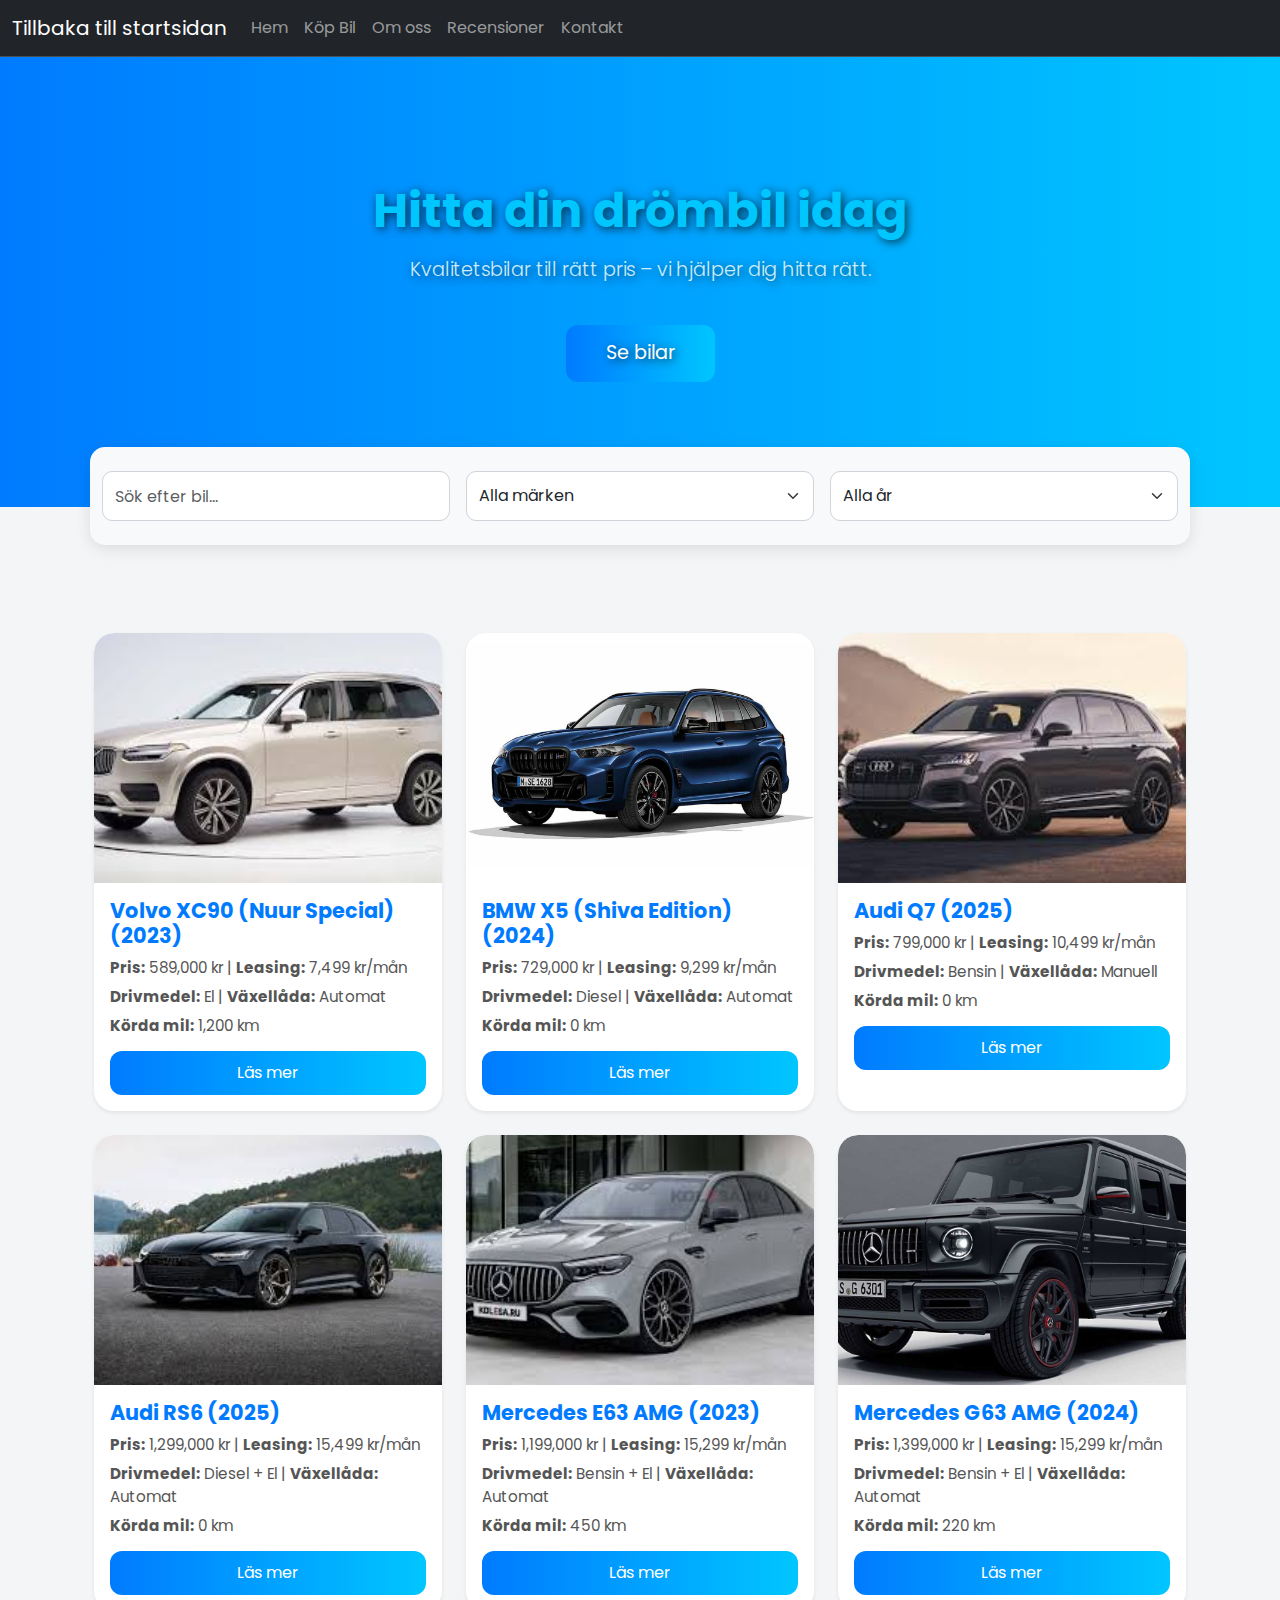
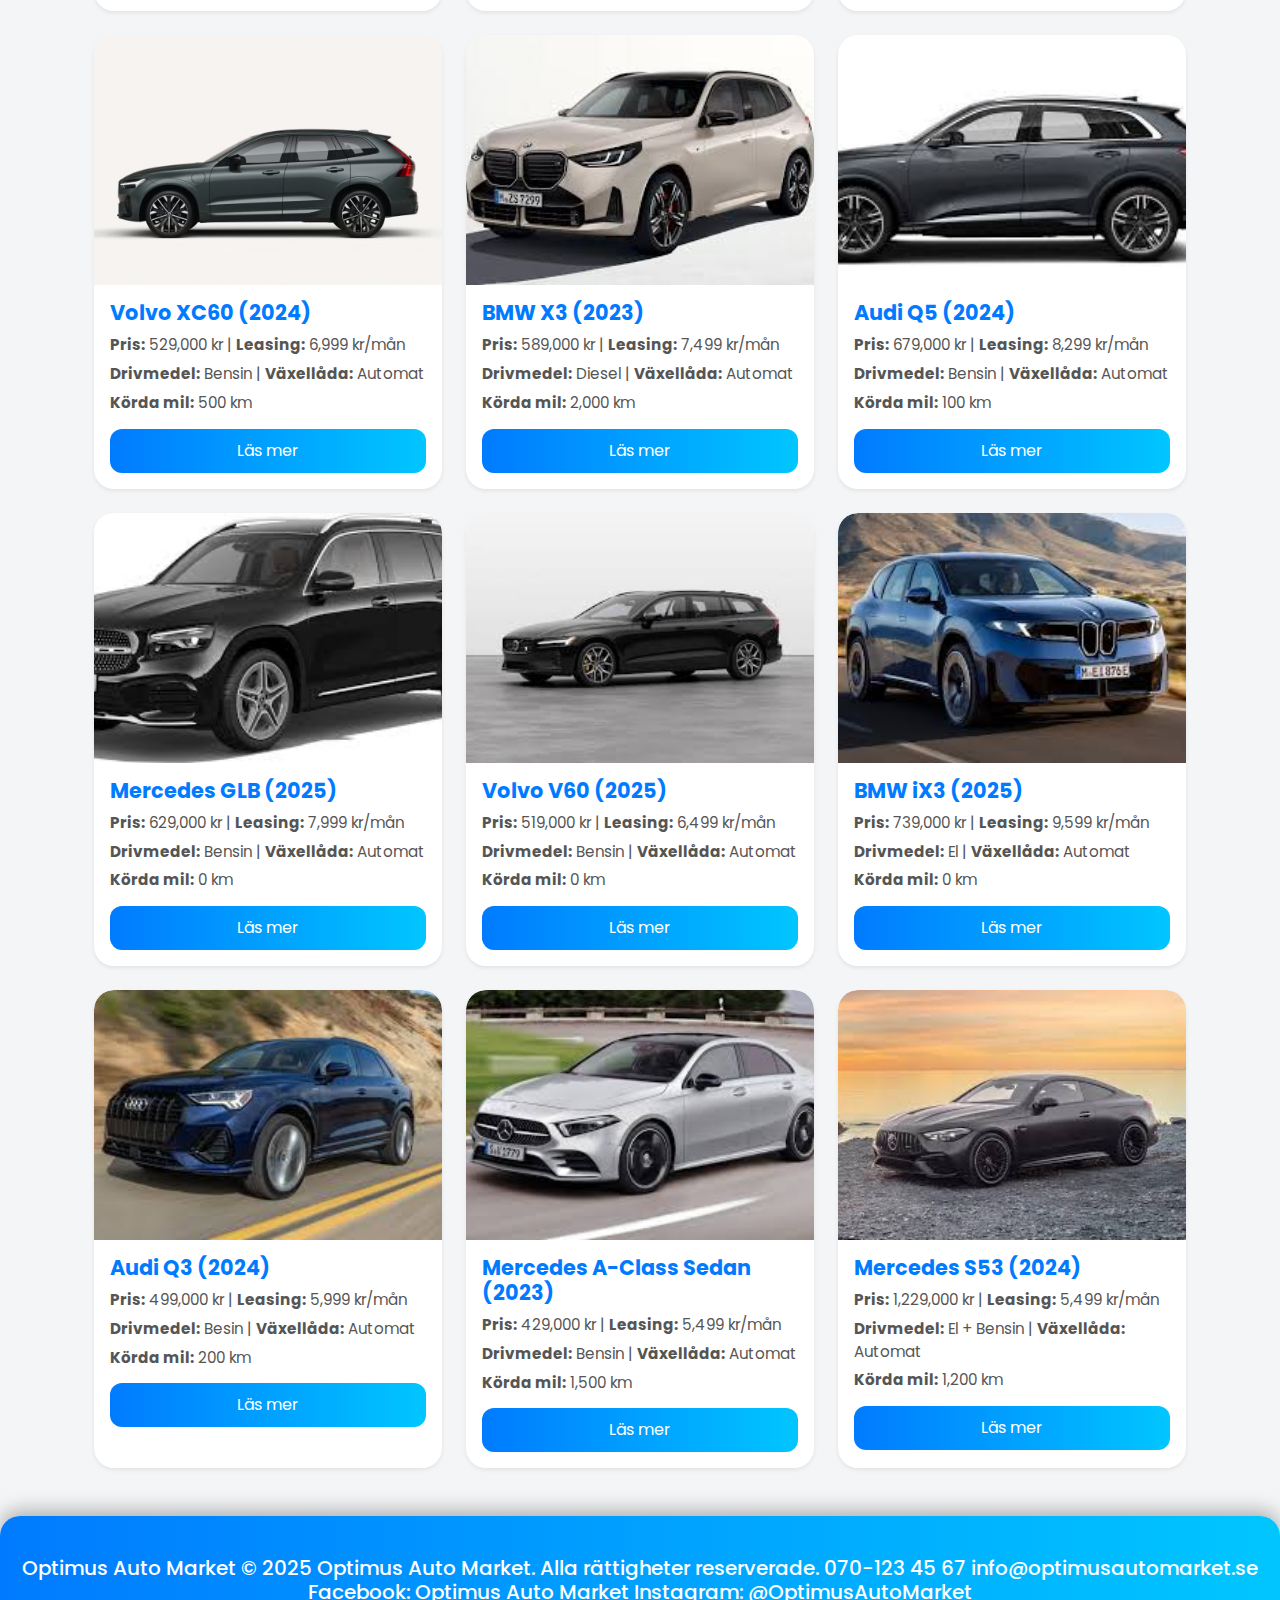
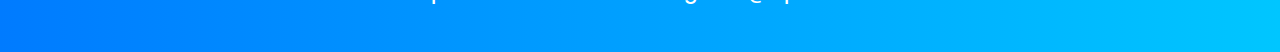
<file: index.html>
<!DOCTYPE html>
<html lang="sv">
<head>
    <meta charset="UTF-8">
    <meta name="viewport" content="width=device-width, initial-scale=1.0">
    <title>Optimus Auto Market</title>
    <link href="https://cdn.jsdelivr.net/npm/bootstrap@5.3.2/dist/css/bootstrap.min.css" rel="stylesheet">
    <link rel="stylesheet" href="styles.css">
    <link href="https://fonts.googleapis.com/css2?family=Poppins:wght@300;400;500;600;700&display=swap" rel="stylesheet">

</head>
<body>
    <header></header>

    <section class="hero py-5 text-center text-white bg-dark">
        <div class="container">
            <h1 class="display-4">Hitta din drömbil idag</h1>
            <p class="lead">Kvalitetsbilar till rätt pris – vi hjälper dig hitta rätt.</p>
            <a href="#bil-container" class="btn btn-primary btn-lg mt-3">Se bilar</a>
        </div>
    </section>

    <section class="search-filter py-4 bg-light">
        <div class="container d-flex flex-column flex-md-row gap-3 justify-content-center">
            <input type="text" id="bil-sok" class="form-control" placeholder="Sök efter bil...">
            <select id="filter-märke" class="form-select">
                <option value="">Alla märken</option>
                <option value="Volvo">Volvo</option>
                <option value="BMW">BMW</option>
                <option value="Audi">Audi</option>
                <option value="Mercedes">Mercedes</option>
            </select>
            <select id="filter-år" class="form-select">
                <option value="">Alla år</option>
                <option value="2025">2025</option>
                <option value="2024">2024</option>
                <option value="2023">2023</option>
            </select>
        </div>
    </section>

    <section id="bil-container" class="container py-5">
        <div class="container">
        <div class="row row-cols-1 row-cols-sm-2 row-cols-md-3 g-4">
    
    <div class="col">
        <div class="card h-100 shadow-sm">
            <img src="xc90.jpg" class="card-img-top" alt="Volvo XC90">
            <div class="card-body">
                <h5 class="card-title">Volvo XC90 (Nuur Special) (2023)</h5>
                <p class="card-text"><strong>Pris:</strong> 589,000 kr | <strong>Leasing:</strong> 7,499 kr/mån</p>
                <p class="card-text"><strong>Drivmedel:</strong> El | <strong>Växellåda:</strong> Automat</p>
                <p class="card-text"><strong>Körda mil:</strong> 1,200 km</p>
                <a href="volvoxc90.html" class="btn btn-primary w-100 mt-2">Läs mer</a>
            </div>
        </div>
    </div>

    <div class="col">
        <div class="card h-100 shadow-sm">
            <img src="x5.webp" class="card-img-top" alt="BMW X5">
            <div class="card-body">
                <h5 class="card-title">BMW X5 (Shiva Edition) (2024)</h5>
                <p class="card-text"><strong>Pris:</strong> 729,000 kr | <strong>Leasing:</strong> 9,299 kr/mån</p>
                <p class="card-text"><strong>Drivmedel:</strong> Diesel | <strong>Växellåda:</strong> Automat</p>
                <p class="card-text"><strong>Körda mil:</strong> 0 km</p>
                <a href="x5.html" class="btn btn-primary w-100 mt-2">Läs mer</a>
            </div>
        </div>
    </div>

    <div class="col">
        <div class="card h-100 shadow-sm">
            <img src="audi.jpg" class="card-img-top" alt="Audi Q7">
            <div class="card-body">
                <h5 class="card-title">Audi Q7 (2025)</h5>
                <p class="card-text"><strong>Pris:</strong> 799,000 kr | <strong>Leasing:</strong> 10,499 kr/mån</p>
                <p class="card-text"><strong>Drivmedel:</strong> Bensin | <strong>Växellåda:</strong> Manuell</p>
                <p class="card-text"><strong>Körda mil:</strong> 0 km</p>
                <a href="q7.html" class="btn btn-primary w-100 mt-2">Läs mer</a>
            </div>
        </div>
    </div>
 
    <div class="col">
        <div class="card h-100 shadow-sm">
            <img src="rs6.jpg" class="card-img-top" alt="Audi RS6">
            <div class="card-body">
                <h5 class="card-title">Audi RS6 (2025)</h5>
                <p class="card-text"><strong>Pris:</strong> 1,299,000 kr | <strong>Leasing:</strong> 15,499 kr/mån</p>
                <p class="card-text"><strong>Drivmedel:</strong> Diesel + El | <strong>Växellåda:</strong> Automat</p>
                <p class="card-text"><strong>Körda mil:</strong> 0 km</p>
                <a href="#" class="btn btn-primary w-100 mt-2">Läs mer</a>
            </div>
        </div>
     </div>
   <div class="col">
        <div class="card h-100 shadow-sm">
            <img src="e63.jpg" class="card-img-top" alt="Audi RS6">
            <div class="card-body">
                <h5 class="card-title">Mercedes E63 AMG (2023)</h5>
                <p class="card-text"><strong>Pris:</strong> 1,199,000 kr | <strong>Leasing:</strong> 15,299 kr/mån</p>
                <p class="card-text"><strong>Drivmedel:</strong> Bensin + El | <strong>Växellåda:</strong> Automat</p>
                <p class="card-text"><strong>Körda mil:</strong> 450 km</p>
                <a href="#" class="btn btn-primary w-100 mt-2">Läs mer</a>
            </div>
        </div>
    </div>
  
    <div class="col">
        <div class="card h-100 shadow-sm">
            <img src="g63.jpg" class="card-img-top" alt="Audi RS6">
            <div class="card-body">
                <h5 class="card-title">Mercedes G63 AMG (2024)</h5>
                <p class="card-text"><strong>Pris:</strong> 1,399,000 kr | <strong>Leasing:</strong> 15,299 kr/mån</p>
                <p class="card-text"><strong>Drivmedel:</strong> Bensin + El | <strong>Växellåda:</strong> Automat</p>
                <p class="card-text"><strong>Körda mil:</strong> 220 km</p>
                <a href="#" class="btn btn-primary w-100 mt-2">Läs mer</a>
            </div>
        </div>
    </div>


    <div class="col">
    <div class="card h-100 shadow-sm">
        <img src="xc60-hybrid-og.avif" class="card-img-top" alt="Volvo XC60">
        <div class="card-body">
            <h5 class="card-title">Volvo XC60 (2024)</h5>
            <p class="card-text"><strong>Pris:</strong> 529,000 kr | <strong>Leasing:</strong> 6,999 kr/mån</p>
            <p class="card-text"><strong>Drivmedel:</strong> Bensin | <strong>Växellåda:</strong> Automat</p>
            <p class="card-text"><strong>Körda mil:</strong> 500 km</p>
            <a href="#" class="btn btn-primary w-100 mt-2">Läs mer</a>
        </div>
    </div>
</div>

<div class="col">
    <div class="card h-100 shadow-sm">
        <img src="nedladdning.jpg">
        <div class="card-body">
            <h5 class="card-title">BMW X3 (2023)</h5>
            <p class="card-text"><strong>Pris:</strong> 589,000 kr | <strong>Leasing:</strong> 7,499 kr/mån</p>
            <p class="card-text"><strong>Drivmedel:</strong> Diesel | <strong>Växellåda:</strong> Automat</p>
            <p class="card-text"><strong>Körda mil:</strong> 2,000 km</p>
            <a href="#" class="btn btn-primary w-100 mt-2">Läs mer</a>
        </div>
    </div>
</div>

<div class="col">
    <div class="card h-100 shadow-sm">
        <img src="q5.jpg" class="card-img-top" alt="Audi Q5">
        <div class="card-body">
            <h5 class="card-title">Audi Q5 (2024)</h5>
            <p class="card-text"><strong>Pris:</strong> 679,000 kr | <strong>Leasing:</strong> 8,299 kr/mån</p>
            <p class="card-text"><strong>Drivmedel:</strong> Bensin | <strong>Växellåda:</strong> Automat</p>
            <p class="card-text"><strong>Körda mil:</strong> 100 km</p>
            <a href="#" class="btn btn-primary w-100 mt-2">Läs mer</a>
        </div>
    </div>
</div>

<div class="col">
    <div class="card h-100 shadow-sm">
        <img src="glb.jpg" class="card-img-top" alt="Mercedes GLB">
        <div class="card-body">
            <h5 class="card-title">Mercedes GLB (2025)</h5>
            <p class="card-text"><strong>Pris:</strong> 629,000 kr | <strong>Leasing:</strong> 7,999 kr/mån</p>
            <p class="card-text"><strong>Drivmedel:</strong> Bensin | <strong>Växellåda:</strong> Automat</p>
            <p class="card-text"><strong>Körda mil:</strong> 0 km</p>
            <a href="#" class="btn btn-primary w-100 mt-2">Läs mer</a>
        </div>
    </div>
</div>
<div class="col">
    <div class="card h-100 shadow-sm">
        <img src="v60.jpg" class="card-img-top" alt="Volvo V60">
        <div class="card-body">
            <h5 class="card-title">Volvo V60 (2025)</h5>
            <p class="card-text"><strong>Pris:</strong> 519,000 kr | <strong>Leasing:</strong> 6,499 kr/mån</p>
            <p class="card-text"><strong>Drivmedel:</strong> Bensin | <strong>Växellåda:</strong> Automat</p>
            <p class="card-text"><strong>Körda mil:</strong> 0 km</p>
            <a href="#" class="btn btn-primary w-100 mt-2">Läs mer</a>
        </div>
    </div>
</div>

<div class="col">
    <div class="card h-100 shadow-sm">
        <img src="ix3.jpg" class="card-img-top" alt="BMW iX3">
        <div class="card-body">
            <h5 class="card-title">BMW iX3 (2025)</h5>
            <p class="card-text"><strong>Pris:</strong> 739,000 kr | <strong>Leasing:</strong> 9,599 kr/mån</p>
            <p class="card-text"><strong>Drivmedel:</strong> El | <strong>Växellåda:</strong> Automat</p>
            <p class="card-text"><strong>Körda mil:</strong> 0 km</p>
            <a href="#" class="btn btn-primary w-100 mt-2">Läs mer</a>
        </div>
    </div>
</div>

<div class="col">
    <div class="card h-100 shadow-sm">
        <img src="q3.jpg" class="card-img-top" alt="Audi q3">
        <div class="card-body">
            <h5 class="card-title">Audi Q3 (2024)</h5>
            <p class="card-text"><strong>Pris:</strong> 499,000 kr | <strong>Leasing:</strong> 5,999 kr/mån</p>
            <p class="card-text"><strong>Drivmedel:</strong> Besin | <strong>Växellåda:</strong> Automat</p>
            <p class="card-text"><strong>Körda mil:</strong> 200 km</p>
            <a href="#" class="btn btn-primary w-100 mt-2">Läs mer</a>
        </div>
    </div>
</div>

<div class="col">
    <div class="card h-100 shadow-sm">
        <img src="a class.jpg" class="card-img-top" alt="Mercedes AClass">
        <div class="card-body">
            <h5 class="card-title">Mercedes A-Class Sedan (2023)</h5>
            <p class="card-text"><strong>Pris:</strong> 429,000 kr | <strong>Leasing:</strong> 5,499 kr/mån</p>
            <p class="card-text"><strong>Drivmedel:</strong> Bensin | <strong>Växellåda:</strong> Automat</p>
            <p class="card-text"><strong>Körda mil:</strong> 1,500 km</p>
            <a href="#" class="btn btn-primary w-100 mt-2">Läs mer</a>
        </div>
    </div>
</div>

<div class="col">
    <div class="card h-100 shadow-sm">
        <img src="s53.jpg" class="card-img-top" alt="Mercedes A-Class">
        <div class="card-body">
            <h5 class="card-title">Mercedes S53 (2024)</h5>
            <p class="card-text"><strong>Pris:</strong> 1,229,000 kr | <strong>Leasing:</strong> 5,499 kr/mån</p>
            <p class="card-text"><strong>Drivmedel:</strong> El + Bensin | <strong>Växellåda:</strong> Automat</p>
            <p class="card-text"><strong>Körda mil:</strong> 1,200 km</p>
            <a href="#" class="btn btn-primary w-100 mt-2">Läs mer</a>
        </div>
    </div>
</div>


</section>


    <footer>
        <p>&copy; 2025 Optimus Auto Market | All rights reserved</p>
    </footer>

    <script src="init.js"></script>
    <script src="https://cdn.jsdelivr.net/npm/bootstrap@5.3.2/dist/js/bootstrap.bundle.min.js"></script>
</body>
</html>
</file>
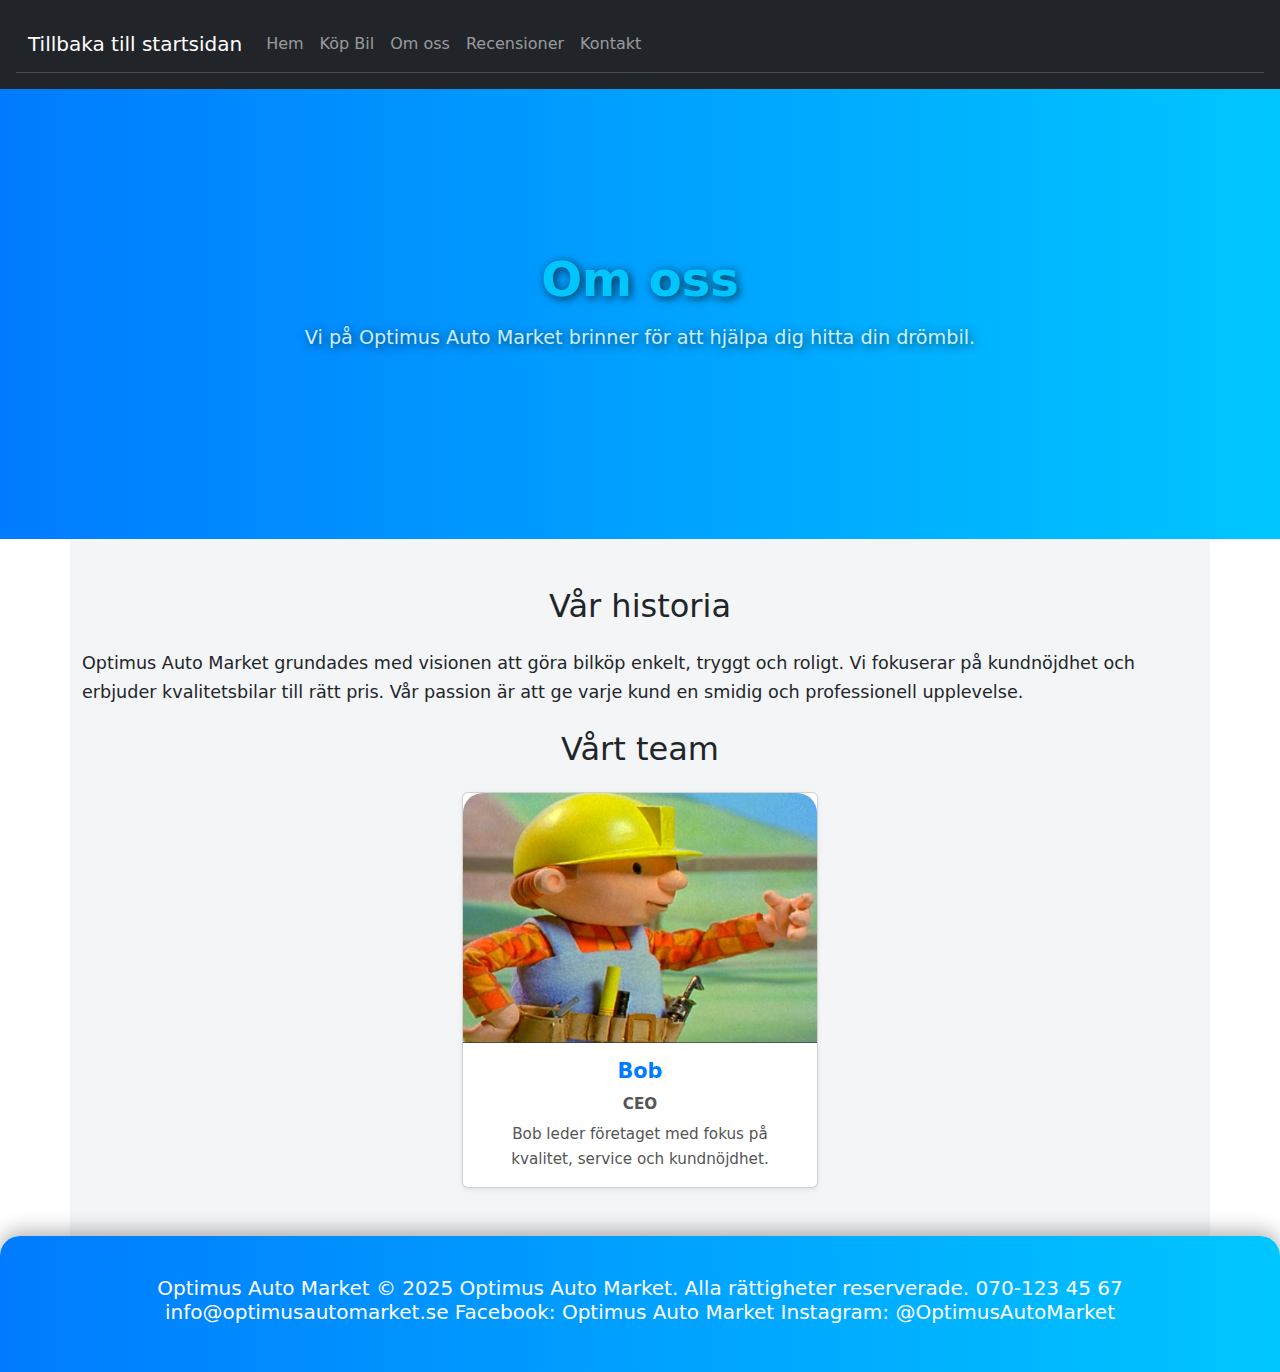
<file: about.html>
<!DOCTYPE html>
<html lang="sv">
<head>
    <meta charset="UTF-8">
    <meta name="viewport" content="width=device-width, initial-scale=1.0">
    <title>Om oss</title>
    <link rel="stylesheet" href="styles.css">
    <link href="https://cdn.jsdelivr.net/npm/bootstrap@5.3.2/dist/css/bootstrap.min.css" rel="stylesheet">
    <link href="https://fonts.googleapis.com/css2?family=Poppins:wght@300;400;500;600;700&display=swap" rel="stylesheet">
</head>
<body>
    <header class="bg-dark text-white p-3 text-center">
        <h2>Optimus Auto Market</h2>
        <a href="index.html" class="btn btn-light btn-sm mt-2">Tillbaka till startsidan</a>
    </header>

    <section class="hero py-5 text-center text-white bg-dark">
        <div class="container">
            <h1 class="display-4">Om oss</h1>
            <p class="lead">Vi på Optimus Auto Market brinner för att hjälpa dig hitta din drömbil.</p>
        </div>
    </section>

    <section class="container car-detail py-5">
        <h2 class="text-center mb-4">Vår historia</h2>
        <p>
            Optimus Auto Market grundades med visionen att göra bilköp enkelt, tryggt och roligt. Vi fokuserar på kundnöjdhet och erbjuder
            kvalitetsbilar till rätt pris. Vår passion är att ge varje kund en smidig och professionell upplevelse.
        </p>

        <h2 class="text-center my-4">Vårt team</h2>
        <div class="row text-center g-4 justify-content-center">
            <div class="col-md-4">
                <div class="card h-100 shadow-sm">
                    <img src="bob.jpg" class="card-img-top" alt="Bob - CEO" style="height:250px; object-fit:cover;">
                    <div class="card-body">
                        <h5 class="card-title">Bob</h5>
                        <p class="card-text"><strong>CEO</strong></p>
                        <p class="card-text">Bob leder företaget med fokus på kvalitet, service och kundnöjdhet.</p>
                    </div>
                </div>
            </div>
        </div>
    </section>

    <footer>
        <p>&copy; 2025 Optimus Auto Market | All rights reserved</p>
    </footer>

    <script src="init.js"></script>
    <script src="https://cdn.jsdelivr.net/npm/bootstrap@5.3.2/dist/js/bootstrap.bundle.min.js"></script>
</body>
</html>
</file>
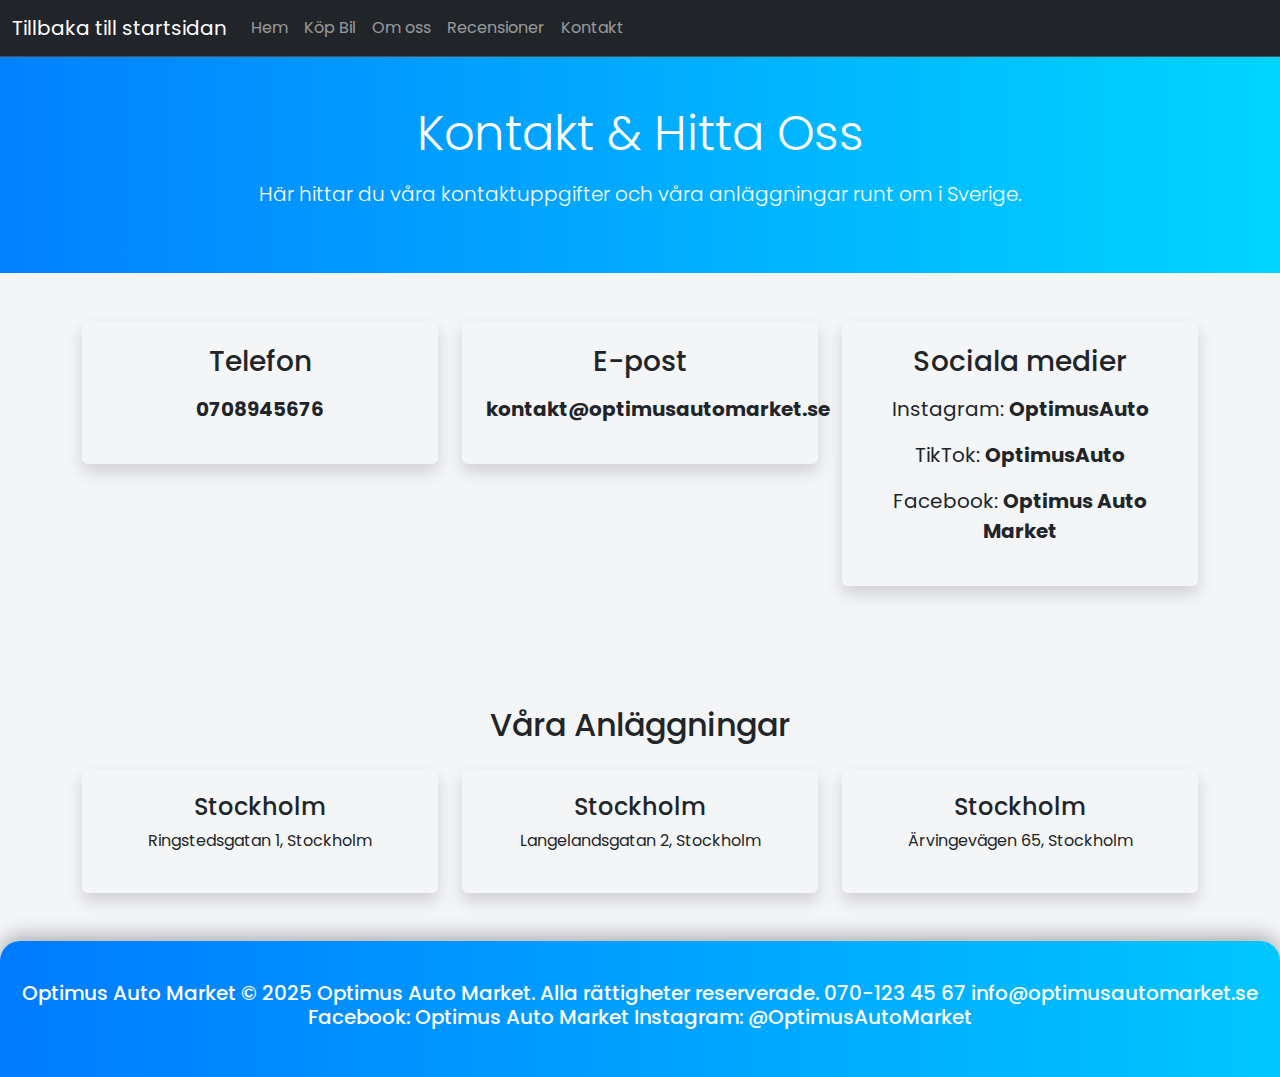
<file: Kontakt.html>
<!DOCTYPE html>
<html lang="sv">
<head>
    <meta charset="UTF-8">
    <meta name="viewport" content="width=device-width, initial-scale=1.0">
    <title>Kontakt</title>
    <meta name="description" content="kvalitetsbilar.">
 <link href="https://cdn.jsdelivr.net/npm/bootstrap@5.3.2/dist/css/bootstrap.min.css" rel="stylesheet">
    <link rel="stylesheet" href="styles.css">
    <link href="https://fonts.googleapis.com/css2?family=Poppins:wght@300;400;500;600;700&display=swap" rel="stylesheet">
</head>

<body>

    <header></header>


    <section class="contact-hero-section py-5 text-white">
        <div class="container text-center">
            <h1 class="display-5 mb-3">Kontakt & Hitta Oss</h1>
            <p class="lead">Här hittar du våra kontaktuppgifter och våra anläggningar runt om i Sverige.</p>
        </div>
    </section>

  
    <section class="container py-5">
        <div class="row text-center contact-info-row">

            <div class="col-md-4 mb-4">
                <div class="contact-card p-4 shadow rounded">
                    <h3 class="mb-3">Telefon</h3>
                    <p class="fs-5"><strong>0708945676</strong></p>
                </div>
            </div>

            <div class="col-md-4 mb-4">
                <div class="contact-card p-4 shadow rounded">
                    <h3 class="mb-3">E-post</h3>
                    <p class="fs-5"><strong>kontakt@optimusautomarket.se</strong></p>
                </div>
            </div>

            <div class="col-md-4 mb-4">
                <div class="contact-card p-4 shadow rounded">
                    <h3 class="mb-3">Sociala medier</h3>
                    <p class="fs-5">Instagram: <strong>OptimusAuto</strong></p>
                    <p class="fs-5">TikTok: <strong>OptimusAuto</strong></p>
                    <p class="fs-5">Facebook: <strong>Optimus Auto Market</strong></p>
                </div>
            </div>

        </div>
    </section>

    
    <section class="container py-5">
        <h2 class="text-center mb-4">Våra Anläggningar</h2>

        <div class="row g-4 location-row">

            <div class="col-md-4">
                <div class="location-card shadow p-4 rounded text-center">
                    <h4>Stockholm</h4>
                    <p>Ringstedsgatan 1, Stockholm</p>
                </div>
            </div>

            <div class="col-md-4">
                <div class="location-card shadow p-4 rounded text-center">
                    <h4>Stockholm</h4>
                    <p>Langelandsgatan 2, Stockholm</p>
                </div>
            </div>

            <div class="col-md-4">
                <div class="location-card shadow p-4 rounded text-center">
                    <h4>Stockholm</h4>
                    <p>Ärvingevägen 65, Stockholm</p>
                </div>
            </div>

        </div>
    </section>

    <footer></footer>

    <script src="init.js"></script>
</body>
</html>
</file>
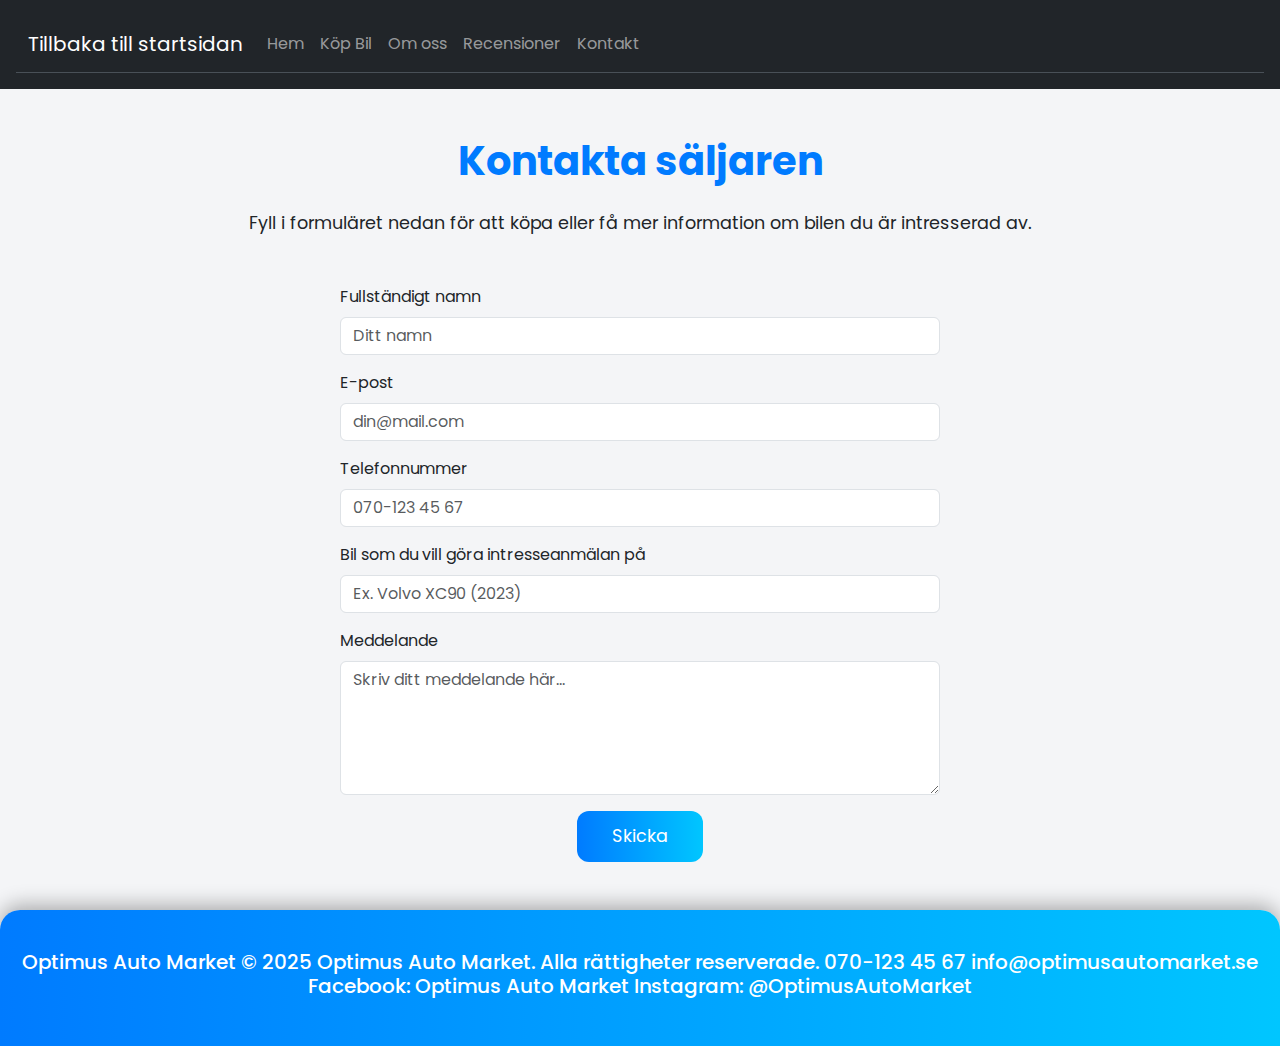
<file: köpbil.html>
<!DOCTYPE html>
<html lang="sv">
<head>
    <meta charset="UTF-8">
    <meta name="viewport" content="width=device-width, initial-scale=1.0">
    <title>Köp Bil</title>
    <link href="https://cdn.jsdelivr.net/npm/bootstrap@5.3.2/dist/css/bootstrap.min.css" rel="stylesheet">
    <link rel="stylesheet" href="styles.css">
    <link href="https://fonts.googleapis.com/css2?family=Poppins:wght@300;400;500;600;700&display=swap" rel="stylesheet">
</head>
<body>
    <header class="bg-dark text-white p-3 text-center">
    </header>

    <section class="car-detail container py-5">
        <h1 class="text-center mb-4">Kontakta säljaren</h1>
        <p class="text-center mb-5">Fyll i formuläret nedan för att köpa eller få mer information om bilen du är intresserad av.</p>
        
        <form id="kontaktForm" class="mx-auto" style="max-width:600px;">
            <div class="mb-3">
                <label for="namn" class="form-label">Fullständigt namn</label>
                <input type="text" class="form-control" id="namn" name="namn" placeholder="Ditt namn" required>
            </div>
            <div class="mb-3">
                <label for="email" class="form-label">E-post</label>
                <input type="email" class="form-control" id="email" name="email" placeholder="din@mail.com" required>
            </div>
            <div class="mb-3">
                <label for="telefon" class="form-label">Telefonnummer</label>
                <input type="tel" class="form-control" id="telefon" name="telefon" placeholder="070-123 45 67" required>
            </div>
            <div class="mb-3">
                <label for="bil" class="form-label">Bil som du vill göra intresseanmälan på</label>
                <input type="text" class="form-control" id="bil" name="bil" placeholder="Ex. Volvo XC90 (2023)" required>
            </div>
            <div class="mb-3">
                <label for="meddelande" class="form-label">Meddelande</label>
                <textarea class="form-control" id="meddelande" name="meddelande" rows="5" placeholder="Skriv ditt meddelande här..." required></textarea>
            </div>
            <div class="text-center">
                <button type="submit" class="btn btn-primary">Skicka</button>
            </div>
            <p id="bekraftelse" class="text-center text-success mt-3" style="display:none; font-weight:600;">
                Vi har mottagit din intrsseanmälan Svar kommer snart.
            </p>
        </form>
    </section>

    <footer>
    </footer>

    <script>
        const form = document.getElementById('kontaktForm');
        const bekräftelse = document.getElementById('bekraftelse');

        form.addEventListener('submit', function(e) {
            e.preventDefault(); 
            bekräftelse.style.display = 'block';
            form.reset(); 
        });
    </script>

    <script src="https://cdn.jsdelivr.net/npm/bootstrap@5.3.2/dist/js/bootstrap.bundle.min.js"></script>
    <script src="init.js"></script>
</body>
</html>
</file>
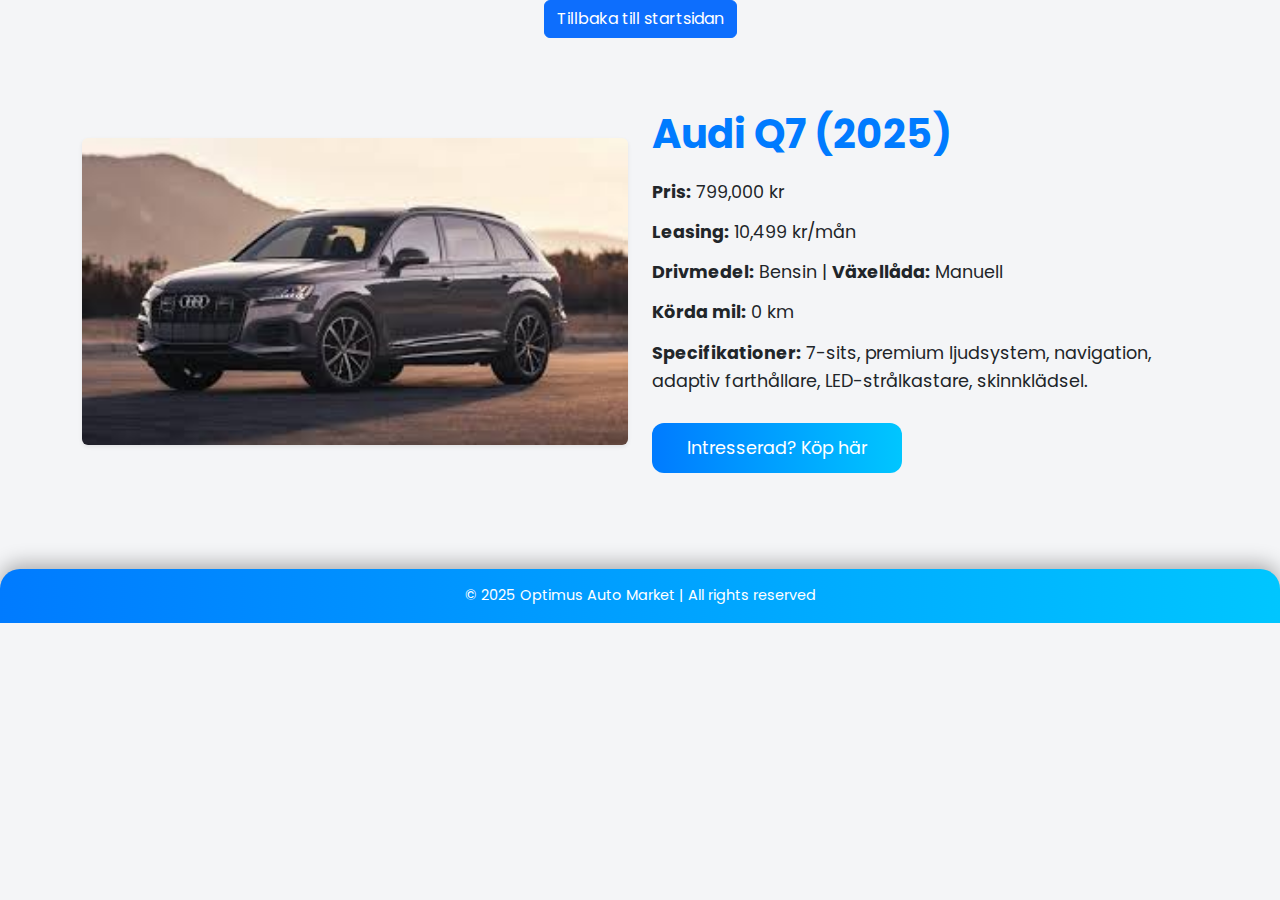
<file: q7.html>
<!DOCTYPE html>
<html lang="sv">
<head>
    <meta charset="UTF-8">
    <meta name="viewport" content="width=device-width, initial-scale=1.0">
    <title>Audi Q7</title>
      <meta name="description" content="kvalitetsbilar.">
    <link href="https://cdn.jsdelivr.net/npm/bootstrap@5.3.2/dist/css/bootstrap.min.css" rel="stylesheet">
    <link rel="stylesheet" href="styles.css">
    <link href="https://fonts.googleapis.com/css2?family=Poppins:wght@300;400;500;600;700&display=swap" rel="stylesheet">
</head>
<body>

    <header class="mb-4">
        <div class="container text-center">
            <a href="index.html" class="btn btn-primary">Tillbaka till startsidan</a>
        </div>
    </header>


    <section class="car-detail py-5">
        <div class="container">
            <div class="row align-items-center g-4">
                <div class="col-md-6 text-center">
                    <img src="audi.jpg" alt="Audi Q7" class="car-image shadow-sm rounded">
                </div>
                <div class="col-md-6">
                    <h1>Audi Q7 (2025)</h1>
                    <p><strong>Pris:</strong> 799,000 kr</p>
                    <p><strong>Leasing:</strong> 10,499 kr/mån</p>
                    <p><strong>Drivmedel:</strong> Bensin | <strong>Växellåda:</strong> Manuell</p>
                    <p><strong>Körda mil:</strong> 0 km</p>
                    <p><strong>Specifikationer:</strong> 7-sits, premium ljudsystem, navigation, adaptiv farthållare, LED-strålkastare, skinnklädsel.</p>
                    <a href="köpbil.html" class="btn btn-primary mt-3">Intresserad? Köp här</a>
                </div>
            </div>
        </div>
    </section>


    <footer class="py-3 text-center bg-dark text-white mt-5">
        <p>&copy; 2025 Optimus Auto Market | All rights reserved</p>
    </footer>

    <script src="https://cdn.jsdelivr.net/npm/bootstrap@5.3.2/dist/js/bootstrap.bundle.min.js"></script>
</body>
</html>
</file>
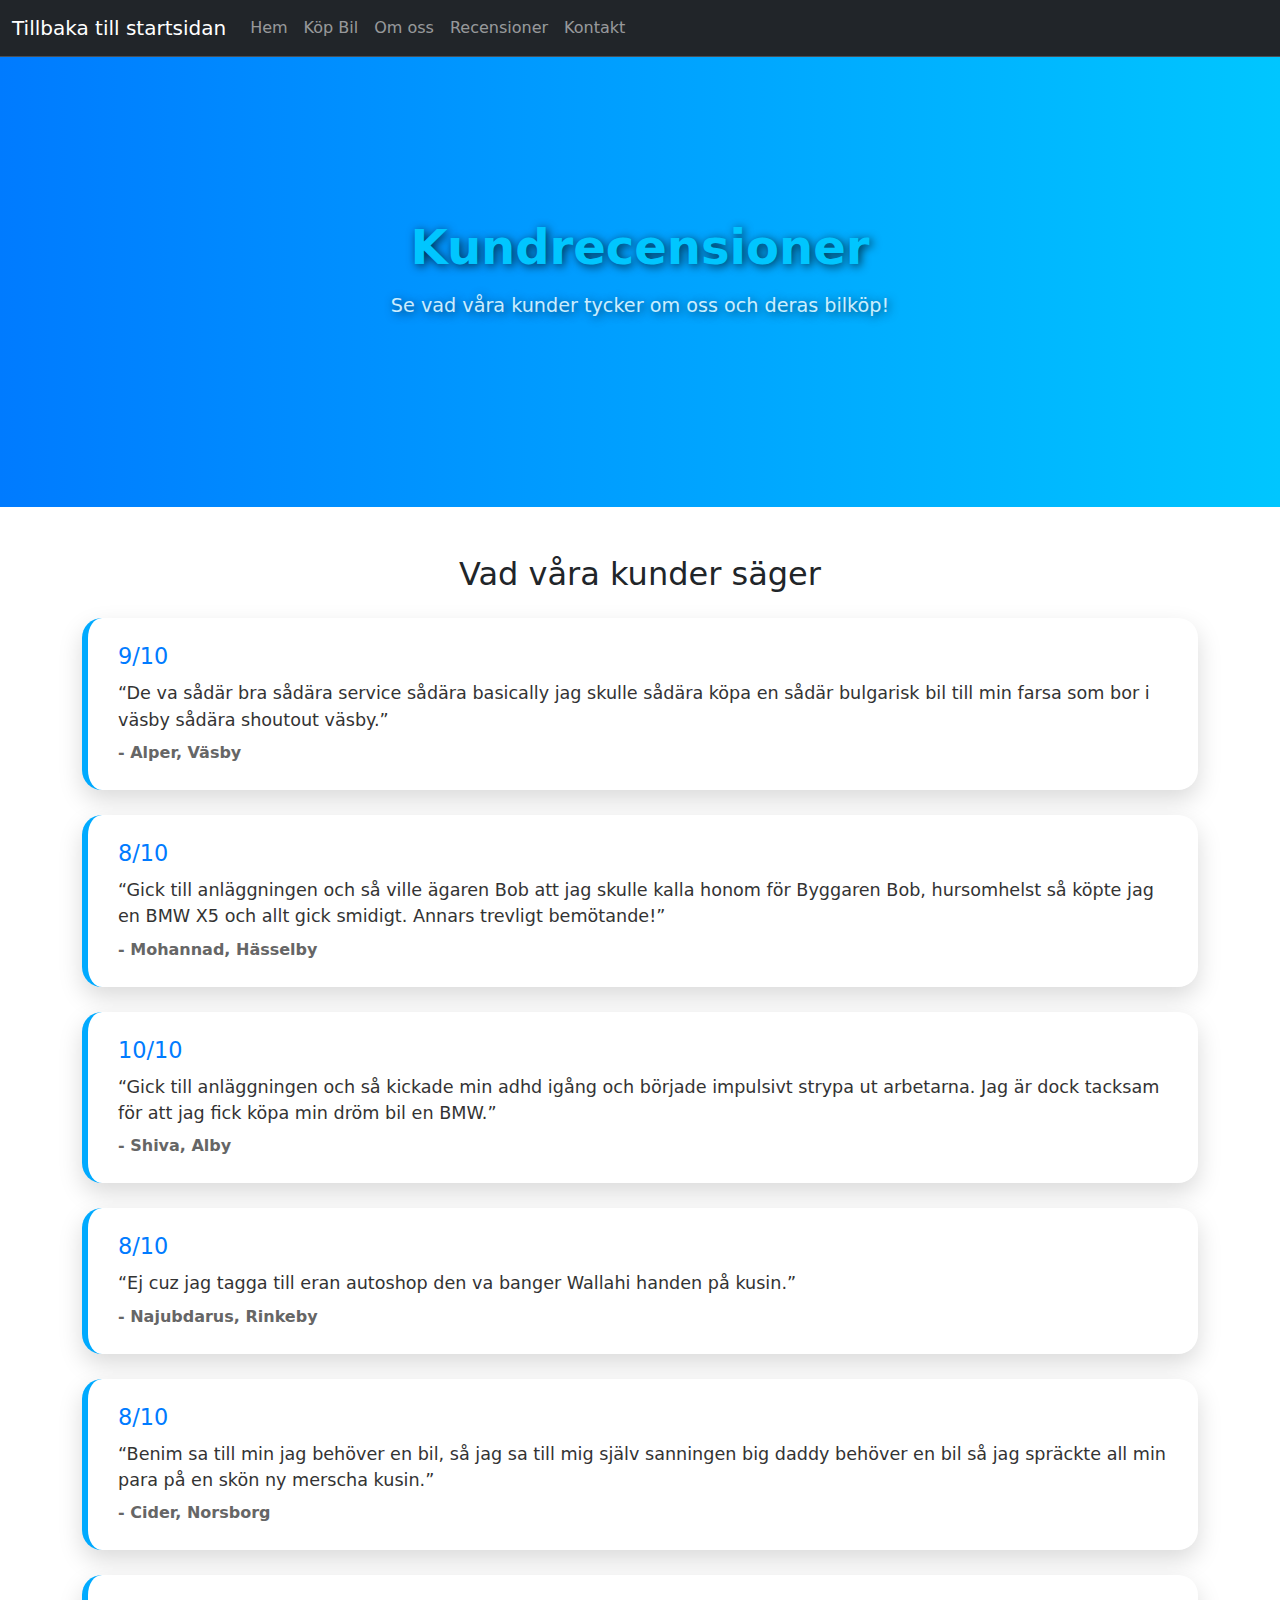
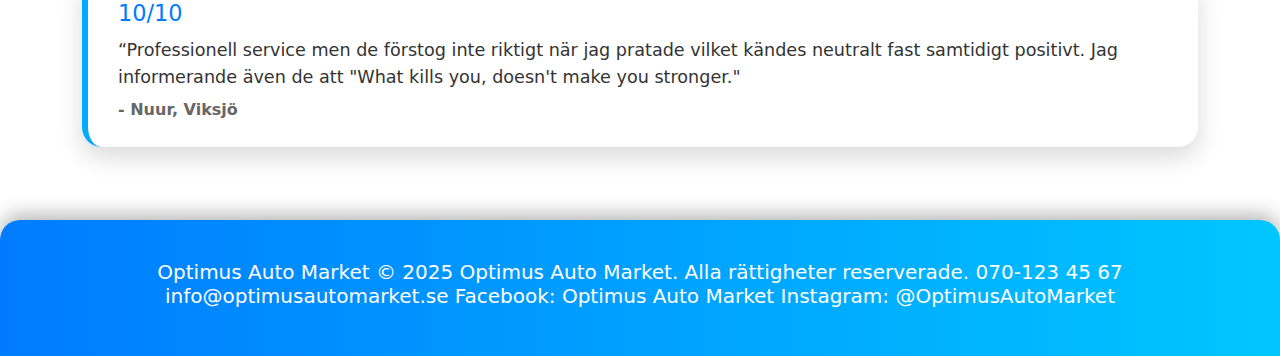
<file: recensioner.html>
<!DOCTYPE html>
<html lang="sv">
<head>
    <meta charset="UTF-8">
    <meta name="viewport" content="width=device-width, initial-scale=1.0">
    <title>Recensioner</title>
    <link rel="stylesheet" href="styles.css">
    <link href="https://cdn.jsdelivr.net/npm/bootstrap@5.3.2/dist/css/bootstrap.min.css" rel="stylesheet">

</head>
<body>
    <header></header>

    <section class="hero py-5 text-center text-white bg-dark">
        <div class="container">
            <h1 class="display-4">Kundrecensioner</h1>
            <p class="lead">Se vad våra kunder tycker om oss och deras bilköp!</p>
        </div>
    </section>

    <section class="container py-5">
        <h2 class="text-center mb-4">Vad våra kunder säger</h2>

        <div class="review-card">
            <h3>9/10
            </h3>
            <p>“De va sådär bra sådära service sådära basically jag skulle sådära köpa en sådär bulgarisk bil till min farsa som bor i väsby sådära shoutout väsby.”</p>
            <span>- Alper, Väsby</span>
        </div>

        <div class="review-card">
            <h3>8/10</h3>
            <p>“Gick till anläggningen och så ville ägaren Bob att jag skulle kalla honom för Byggaren Bob, hursomhelst så köpte jag en BMW X5 och allt gick smidigt. Annars trevligt bemötande!”</p>
            <span>- Mohannad, Hässelby</span>
        </div>

        <div class="review-card">
            <h3>10/10</h3>
            <p>“Gick till anläggningen och så kickade min adhd igång och började impulsivt strypa ut arbetarna. Jag är dock tacksam för att jag fick köpa min dröm bil en BMW.”</p>
            <span>- Shiva, Alby</span>
        </div>
        <div class="review-card">
            <h3>8/10</h3>
            <p>“Ej cuz jag tagga till eran autoshop den va banger Wallahi handen på kusin.”</p>
            <span>- Najubdarus, Rinkeby</span>
        </div>
        <div class="review-card">
            <h3>8/10</h3>
            <p>“Benim sa till min jag behöver en bil, så jag sa till mig själv sanningen big daddy behöver en bil så jag spräckte all min para på en skön ny merscha kusin.”</p>
            <span>- Cider, Norsborg</span>
        </div>

        <div class="review-card">
            <h3>10/10</h3>
            <p>“Professionell service men de förstog inte riktigt när jag pratade vilket kändes neutralt fast samtidigt positivt. Jag informerande även de att "What kills you, doesn't make you stronger."</p>
            <span>- Nuur, Viksjö</span>
        </div>
    </section>

    <footer>
    </footer>

    <script src="init.js"></script>
</body>
</html>
</file>
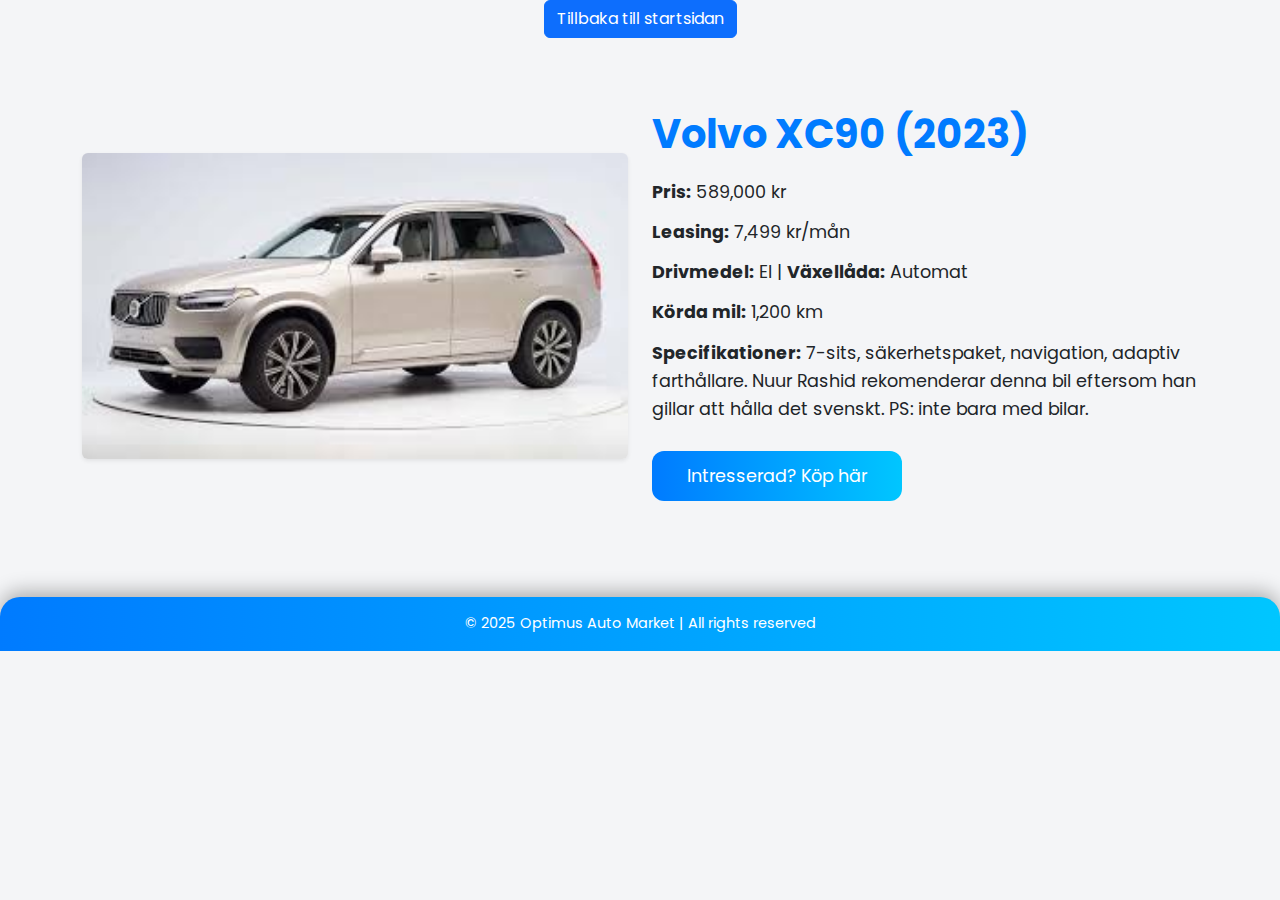
<file: volvoxc90.html>
<!DOCTYPE html>
<html lang="sv">
<head>
    <meta charset="UTF-8">
    <meta name="viewport" content="width=device-width, initial-scale=1.0">
    <title>Volvo XC90</title>
    <link href="https://cdn.jsdelivr.net/npm/bootstrap@5.3.2/dist/css/bootstrap.min.css" rel="stylesheet">
    <link rel="stylesheet" href="styles.css">
    <link href="https://fonts.googleapis.com/css2?family=Poppins:wght@300;400;500;600;700&display=swap" rel="stylesheet">
</head>
<body>
    <header class="mb-4">
        <div class="container text-center">
            <a href="index.html" class="btn btn-primary">Tillbaka till startsidan</a>
        </div>
    </header>

    <section class="car-detail py-5">
        <div class="container">
            <div class="row align-items-center g-4">
                <div class="col-md-6 text-center">
                    <img src="xc90.jpg" alt="Volvo XC90" class="car-image shadow-sm rounded">
                </div>
                <div class="col-md-6">
                    <h1>Volvo XC90 (2023)</h1>
                    <p><strong>Pris:</strong> 589,000 kr</p>
                    <p><strong>Leasing:</strong> 7,499 kr/mån</p>
                    <p><strong>Drivmedel:</strong> El | <strong>Växellåda:</strong> Automat</p>
                    <p><strong>Körda mil:</strong> 1,200 km</p>
                    <p><strong>Specifikationer:</strong> 7-sits, säkerhetspaket, navigation, adaptiv farthållare. Nuur Rashid rekomenderar denna bil eftersom han gillar att hålla det svenskt. PS: inte bara med bilar.</p>
                    <a href="köpbil.html" class="btn btn-primary mt-3">Intresserad? Köp här</a>
                </div>
            </div>
        </div>
    </section>

    <footer class="py-3 text-center bg-dark text-white mt-5">
        <p>&copy; 2025 Optimus Auto Market | All rights reserved</p>
    </footer>

    <script src="https://cdn.jsdelivr.net/npm/bootstrap@5.3.2/dist/js/bootstrap.bundle.min.js"></script>
</body>
</html>
</file>
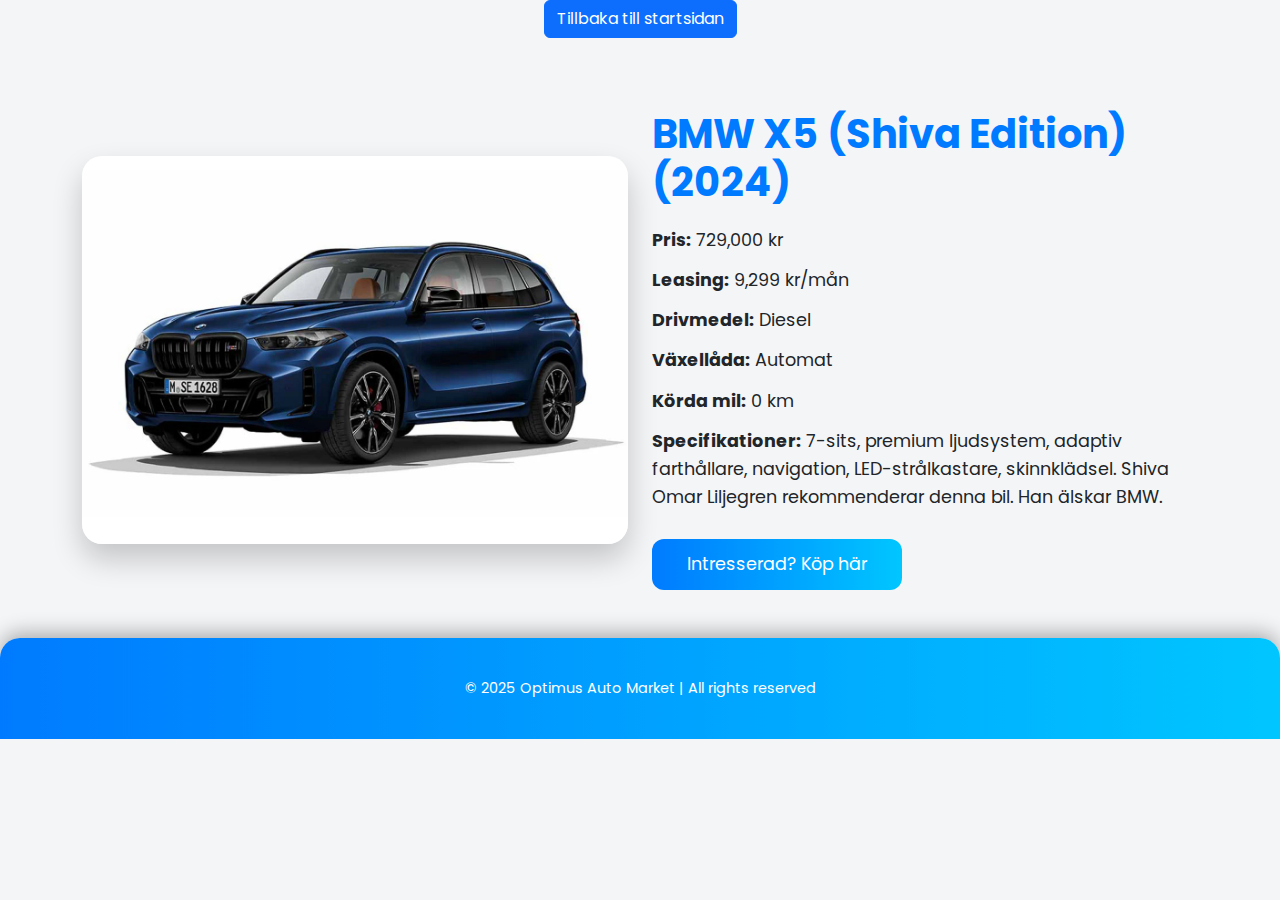
<file: x5.html>
<!DOCTYPE html>
<html lang="sv">
<head>
    <meta charset="UTF-8">
    <meta name="viewport" content="width=device-width, initial-scale=1.0">
    <title>BMW X5</title>
    <link href="https://cdn.jsdelivr.net/npm/bootstrap@5.3.2/dist/css/bootstrap.min.css" rel="stylesheet">
    <link rel="stylesheet" href="styles.css">
    <link href="https://fonts.googleapis.com/css2?family=Poppins:wght@300;400;500;600;700&display=swap" rel="stylesheet">
</head>
<body>
    <header class="mb-4">
        <div class="container text-center">
            <a href="index.html" class="btn btn-primary">Tillbaka till startsidan</a>
        </div>
    </header>

    <section class="car-detail py-5">
        <div class="container">
            <div class="row align-items-center">
                <div class="col-md-6 text-center">
                    <img src="x5.webp" alt="BMW X5" class="car-image">
                </div>
                <div class="col-md-6">
                    <h1>BMW X5 (Shiva Edition) (2024)</h1>
                    <p><strong>Pris:</strong> 729,000 kr</p>
                    <p><strong>Leasing:</strong> 9,299 kr/mån</p>
                    <p><strong>Drivmedel:</strong> Diesel</p>
                    <p><strong>Växellåda:</strong> Automat</p>
                    <p><strong>Körda mil:</strong> 0 km</p>
                    <p><strong>Specifikationer:</strong> 7-sits, premium ljudsystem, adaptiv farthållare, navigation, LED-strålkastare, skinnklädsel. Shiva Omar Liljegren rekommenderar denna bil. Han älskar BMW.</p>
                    <a href="köpbil.html" class="btn btn-primary mt-3">Intresserad? Köp här</a>
                </div>
            </div>
        </div>
    </section>

    <footer>
        <p>&copy; 2025 Optimus Auto Market | All rights reserved</p>
    </footer>

    <script src="https://cdn.jsdelivr.net/npm/bootstrap@5.3.2/dist/js/bootstrap.bundle.min.js"></script>
</body>
</html>
</file>
<file: styles.css>
body {
    font-family: 'Poppins', sans-serif;
    background-color: #f4f5f7;
    color: #212529;
    margin: 0;
    padding: 0;
}

.hero {
    background: url('hero-bg.jpg') no-repeat center center/cover;
    min-height: 70vh;
    display: flex;
    align-items: center;
    justify-content: center;
    text-align: center;
    text-shadow: 2px 2px 10px rgba(0,0,0,0.7);
    color: #ffffff;
}

.hero h1 {
    font-size: 3rem;
    font-weight: 700;
    margin-bottom: 1rem;
}

.hero p {
    font-size: 1.5rem;
    margin-bottom: 1.5rem;
}

.hero .btn-primary {
    background: linear-gradient(90deg, #007bff, #00c6ff);
    border: none;
    padding: 14px 40px;
    font-size: 1.2rem;
    border-radius: 12px;
    transition: all 0.3s ease;
}

.hero .btn-primary:hover {
    transform: scale(1.05);
    background: linear-gradient(90deg, #0056b3, #00aaff);
}

.search-filter {
    background-color: #ffffff;
    padding: 25px 0;
    box-shadow: 0 4px 15px rgba(0,0,0,0.1);
    border-radius: 15px;
    margin: -60px auto 40px auto;
    max-width: 1100px;
}

.search-filter input,
.search-filter select {
    border-radius: 10px;
    height: 50px;
    border: 1px solid #ced4da;
    padding: 0 12px;
    transition: all 0.3s ease;
}

.search-filter input:focus,
.search-filter select:focus {
    border-color: #007bff;
    box-shadow: 0 0 0 0.2rem rgba(0,123,255,0.25);
}

.card {
    border: none;
    border-radius: 20px;
    overflow: hidden;
    transition: transform 0.3s, box-shadow 0.3s;
    cursor: pointer;
    background-color: #ffffff;
    max-width: 100%;
}

.card:hover {
    transform: translateY(-10px);
    box-shadow: 0 20px 40px rgba(0,0,0,0.2);
}

.card img {
    border-top-left-radius: 20px;
    border-top-right-radius: 20px;
    height: 230px;
    object-fit: cover;
    transition: transform 0.3s;
}

.card img:hover {
    transform: scale(1.05);
}

.card-body h5 {
    font-weight: 700;
    font-size: 1.2rem;
    margin-bottom: 8px;
}

.card-body p {
    font-size: 0.95rem;
    margin-bottom: 6px;
    color: #555;
}

.card .btn-primary {
    background: linear-gradient(90deg, #007bff, #00c6ff);
    border: none;
    border-radius: 12px;
    padding: 10px 20px;
    transition: all 0.3s ease;
}

.card .btn-primary:hover {
    transform: scale(1.05);
    background: linear-gradient(90deg, #0056b3, #00aaff);
}

footer {
    background-color: #1c1c1c;
    color: #adb5bd;
    padding: 25px 0;
    text-align: center;
    font-size: 0.875rem;
}

footer a {
    color: #adb5bd;
    text-decoration: none;
    transition: color 0.3s ease;
}

footer a:hover {
    color: #ffffff;
    text-decoration: underline;
}

.car-detail {
    background-color: #f4f5f7;
    padding: 60px 0;
}

.car-image {
    width: 100%;
    max-width: 800px;
    height: auto;
    display: block;
    margin: 0 auto;
    border-radius: 20px;
    box-shadow: 0 15px 30px rgba(0,0,0,0.2);
    transition: transform 0.3s;
}

.car-image:hover {
    transform: scale(1.02);
}

.car-detail h1 {
    font-weight: 700;
    font-size: 2.5rem;
    margin-bottom: 20px;
    color: #007bff;
}

.car-detail p {
    font-size: 1.1rem;
    margin-bottom: 12px;
    line-height: 1.6;
}

.car-detail .btn-primary {
    background: linear-gradient(90deg, #007bff, #00c6ff);
    border: none;
    border-radius: 12px;
    padding: 12px 35px;
    font-size: 1.1rem;
    transition: all 0.3s ease;
}

.car-detail .btn-primary:hover {
    transform: scale(1.05);
    background: linear-gradient(90deg, #0056b3, #00aaff);
}

@media (max-width: 768px) {
    .hero h1 {
        font-size: 2rem;
    }
    .hero p {
        font-size: 1.2rem;
    }
    .card img {
        height: 180px;
    }
    .car-detail h1 {
        font-size: 2rem;
        text-align: center;
    }
}

footer {
    background: linear-gradient(90deg, #1c1c1c, #343a40); 
    color: #f8f9fa; 
    padding: 40px 20px;
    text-align: center;
    font-size: 0.9rem;
    border-top-left-radius: 20px;
    border-top-right-radius: 20px;
    box-shadow: 0 -5px 20px rgba(0, 0, 0, 0.3);
    position: relative;
    z-index: 1;
}

footer a {
    color: #00c6ff;
    text-decoration: none;
    font-weight: 500;
    transition: all 0.3s ease;
}

footer a:hover {
    color: #007bff;
    text-decoration: underline;
}

footer p {
    margin: 0;
}


@media (max-width: 768px) {
    footer {
        padding: 30px 15px;
        font-size: 0.85rem;
    }
}

.hero {
    background: url('hero-bg.jpg') no-repeat center center/cover;
    min-height: 50vh;
    display: flex;
    align-items: center;
    justify-content: center;
    text-align: center;
    text-shadow: 2px 2px 10px rgba(0,0,0,0.7);
    color: #ffffff;
}

.hero h1 {
    font-size: 3rem;
    font-weight: 700;
    margin-bottom: 1rem;
    color: #00c6ff;
}

.hero p {
    font-size: 1.2rem;
    color: #e0f7ff;
}


.card {
    border: none;
    border-radius: 20px;
    overflow: hidden;
    transition: transform 0.3s, box-shadow 0.3s;
    cursor: pointer;
    background-color: #ffffff;
    max-width: 100%;
}

.card:hover {
    transform: translateY(-10px);
    box-shadow: 0 20px 40px rgba(0,0,0,0.2);
}

.card img {
    border-top-left-radius: 20px;
    border-top-right-radius: 20px;
    height: 250px;
    object-fit: cover;
    transition: transform 0.3s;
}

.card img:hover {
    transform: scale(1.05);
}

.card-body h5 {
    font-weight: 700;
    font-size: 1.3rem;
    margin-bottom: 8px;
    color: #007bff; 
}

.card-body p {
    font-size: 0.95rem;
    margin-bottom: 6px;
    color: #555;
}

.card .btn-primary {
    background: linear-gradient(90deg, #007bff, #00c6ff);
    border: none;
    border-radius: 12px;
    padding: 10px 20px;
    transition: all 0.3s ease;
    margin-top: 10px;
}

.card .btn-primary:hover {
    transform: scale(1.05);
    background: linear-gradient(90deg, #0056b3, #00aaff);
}


footer {
    background: linear-gradient(90deg, #007bff, #00c6ff);
    color: #ffffff;
    padding: 40px 20px;
    text-align: center;
    font-size: 0.9rem;
    border-top-left-radius: 20px;
    border-top-right-radius: 20px;
    box-shadow: 0 -5px 20px rgba(0, 0, 0, 0.3);
}

footer a {
    color: #ffffff;
    text-decoration: none;
    font-weight: 500;
    transition: all 0.3s ease;
}

footer a:hover {
    color: #e0f7ff;
    text-decoration: underline;
}


@media (max-width: 768px) {
    .hero h1 {
        font-size: 2rem;
    }

    .hero p {
        font-size: 1rem;
    }

    .card img {
        height: 200px;
    }
}

.hero {
    background: linear-gradient(90deg, #007bff, #00c6ff);
    color: white;
    padding: 80px 20px;
    text-align: center;
}

.hero h1 {
    font-size: 3rem;
    font-weight: 700;
}

.hero p {
    opacity: 0.9;
    font-size: 1.2rem;
}


.review-card {
    background: white;
    border-radius: 20px;
    padding: 25px 30px;
    margin: 25px 0;
    box-shadow: 0 10px 25px rgba(0,0,0,0.15);
    transition: 0.3s;
    border-left: 6px solid #00aaff; 
}

.review-card:hover {
    transform: translateY(-7px);
    box-shadow: 0 18px 40px rgba(0,0,0,0.25);
    border-left-color: #007bff;
}

.review-card h3 {
    color: #007bff;
    margin-bottom: 10px;
    font-size: 1.4rem;
}

.review-card p {
    font-size: 1.1rem;
    color: #333;
    margin-bottom: 8px;
}

.review-card span {
    color: #666;
    font-weight: 600;
}


.review-btn {
    display: inline-block;
    background: linear-gradient(90deg, #007bff, #00c6ff);
    color: white;
    padding: 12px 25px;
    border-radius: 12px;
    margin-top: 30px;
    font-weight: 600;
    text-decoration: none;
    transition: 0.3s;
}

.review-btn:hover {
    background: linear-gradient(90deg, #007bff, #00cbdd);
    transform: scale(1.05);
    color: white;
}


.contact-hero-section {
    background: linear-gradient(90deg, #0381ff, #00d5ff);
}


.contact-card {
    transition: transform 0.2s ease;
}

.contact-card:hover {
    transform: translateY(-5px);
}


.location-card {
    transition: transform 0.2s ease;
}

.location-card:hover {
    transform: translateY(-5px);
}

html, body {
    overflow-x: hidden;
}
</file>
